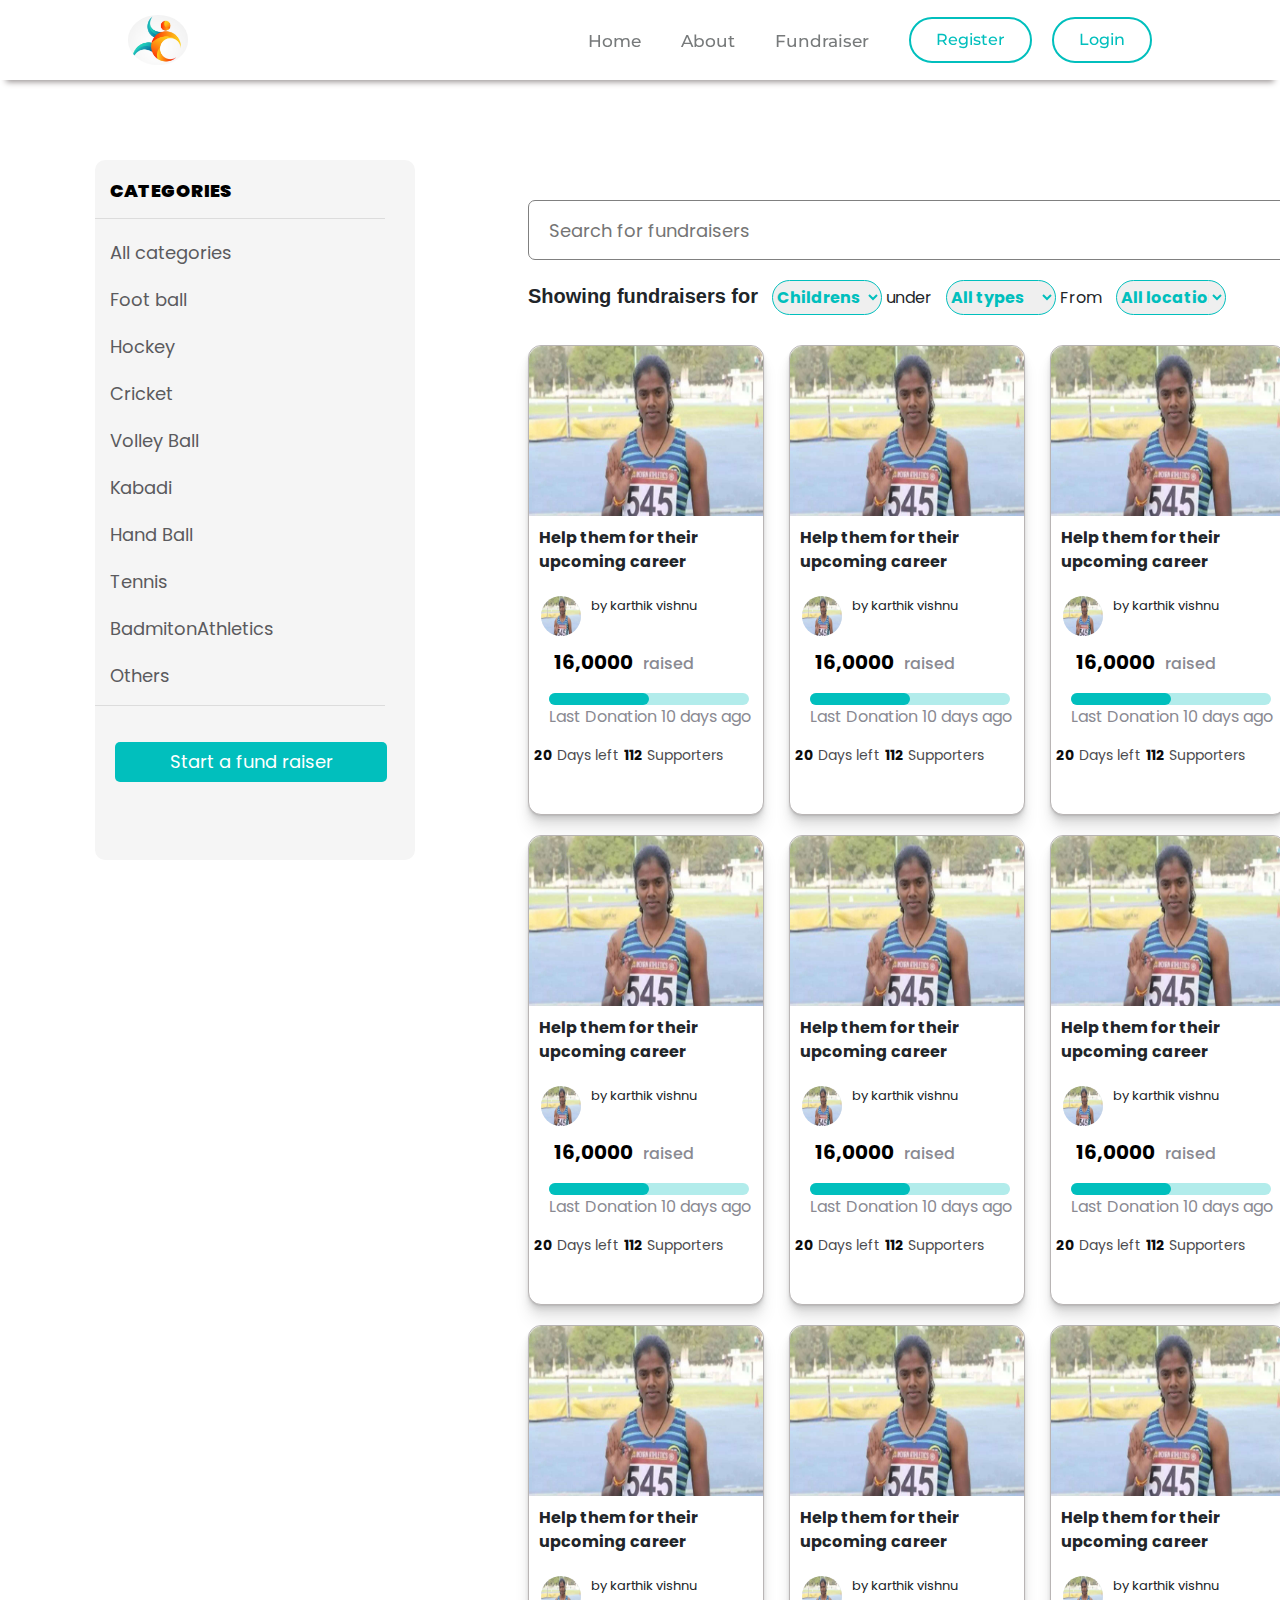
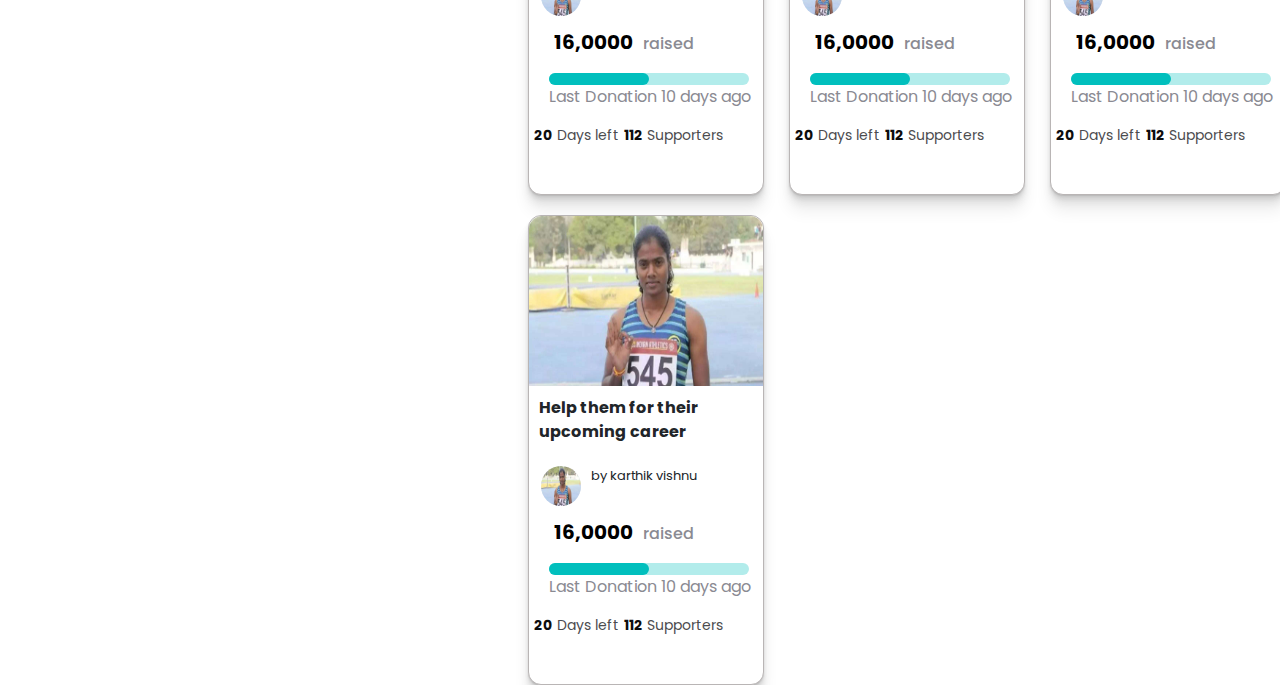
<file: pages/fundraiser/browse_rundraisers.html>
<!DOCTYPE html>

<head>
    <meta charset="utf-8">
    <meta http-equiv="X-UA-Compatible" content="IE=edge">
    <title>Browse fundraiser</title>
    <meta name="description" content="">
    <meta name="viewport" content="width=device-width, initial-scale=1">
    <link rel="stylesheet" href="https://cdn.jsdelivr.net/npm/bootstrap@4.3.1/dist/css/bootstrap.min.css"
        integrity="sha384-ggOyR0iXCbMQv3Xipma34MD+dH/1fQ784/j6cY/iJTQUOhcWr7x9JvoRxT2MZw1T" crossorigin="anonymous">

    <link rel="stylesheet" href="../../assets/css/index.css">
    <link rel="stylesheet" href="../../assets/css/fundraiser/fundraiser.css">
    <link href="https://fonts.googleapis.com/css?family=Montserrat:500&display=swap" rel="stylesheet">
    <link rel="stylesheet" href="https://cdnjs.cloudflare.com/ajax/libs/font-awesome/4.7.0/css/font-awesome.min.css">


</head>

<body>

    <!------------------------- Header Section---------------------------------------->
    <header>
        <a class="logo" href="/"><img src="../../assets/images/index_images/logo_main.png" alt="logo"></a>
        <nav>
            <ul class="nav__links">
                <li><a href="../../index.html">Home</a></li>
                <li><a href="#">About</a></li>
                <li><a href="#">Fundraiser</a></li>

            </ul>
        </nav>
        <a class="cta" href="#">Register</a>

        <a class="cta" href="#">Login</a>

    </header>

    <!------------------------- Fundraiser Section---------------------------------------->

    <div class="Whole-content">

        <div class="sidebar-categories">
            <h3>categories</h3>
            <hr>
            <p>All categories</p>
            <p>Foot ball</p>
            <p>Hockey</p>
            <p>Cricket</p>
            <p>Volley Ball</p>
            <p>Kabadi</p>
            <p>Hand Ball</p>
            <p>Tennis</p>
            <p>Badmiton</pdiv
            <p>Athletics</p>
            <p>Others</p>
            <hr>
            <button id="btn"> Start a fund raiser </button>
        </div>

        <div class="card-fundraisers">

            <div class="seacrh-funraisers">
                <input type="search" id="searchbar" placeholder="Search for fundraisers">
                <p><i class="fa-solid fa-magnifying-glass"></i></p>
            </div>
            <div class="options-for-fund">
                <p>
                   <span class="showing">Showing fundraisers for</span> 
                    <span><select>
                            <option>Childrens</option>
                        </select></span>
                    under
                    <span><select>
                            <option>All types</option>
                        </select></span>
                    From
                    <span><select>
                            <option>All locations</option>
                        </select></span>
                </p>
            </div>

            <div class="details-fund-raiser"  id="detail_fund_raisers">

               
                 <!-- <div class="card">
                    <div class="image-splayers">
                        <img src="../../assets/images/fundraiser_images/fundraiser_running.jpg" class="player-img">
                    </div>
                    <p class="description">Help them for their upcoming carear</p>
                    <div class="name">
                        <div class="publisher-img">
                            <img src="">
                        </div>
                        <p>by karthik vishnu</p>
                    </div>
                    <p class="fund-rs"><i class="fa-solid fa-indian-rupee-sign"></i> 16,0000 <span>raised</span></p>
                    <div class="range">
                        <div class="range_value"></div>
                    </div>
                    <p class="last-date-of-fund">Last Donation 10 days ago</p>
                    <div class="supports-last-date-of-fund">
                        <p><span>20</span> Days left</p>
                        <p><span>112</span> Supporters</p>
                    </div>
                </div> -->

             

            </div>
        </div>
    </div>


    <script>

let detail_fund_raisers =document.getElementById("detail_fund_raisers")


for(let i=0; i<10; i++){


        // create the main container element
const cardDiv = document.createElement('div');
cardDiv.classList.add('card');

// create the image element
const imageDiv = document.createElement('div');
imageDiv.classList.add('image-splayers');

const image = document.createElement('img');
image.setAttribute('src', '../../assets/images/fundraiser_images/fundraiser_running.jpg');
image.classList.add('player-img');

imageDiv.appendChild(image);

// create the description element
const description = document.createElement('p');
description.textContent = 'Help them for their upcoming career';
description.classList.add('description');

// create the name element
const nameDiv = document.createElement('div');
nameDiv.classList.add('name');

const publisherImgDiv = document.createElement('div');
publisherImgDiv.classList.add('publisher-img');

const publisherImg = document.createElement('img');
publisherImg.setAttribute('src', '../../assets/images/fundraiser_images/fundraiser_running.jpg');

publisherImgDiv.appendChild(publisherImg);

const name = document.createElement('p');
name.textContent = 'by karthik vishnu';

nameDiv.appendChild(publisherImgDiv);
nameDiv.appendChild(name);

// create the fund amount element
const fundRs = document.createElement('p');
fundRs.classList.add('fund-rs');

const fundIcon = document.createElement('i');
fundIcon.classList.add('fa-solid', 'fa-indian-rupee-sign');

fundRs.appendChild(fundIcon);

const fundAmount = document.createElement('span');
fundAmount.innerHTML = '<b style="color:black";>16,0000</b>';
fundAmount.style.fontSize="20px"
fundAmount.style.marginRight="10px"

fundRs.appendChild(fundAmount);

const fundRaised = document.createElement('span');
fundRaised.textContent = 'raised';
fundRs.appendChild(fundRaised);

// create the range element
const rangeDiv = document.createElement('div');
rangeDiv.classList.add('range');

const rangeValue = document.createElement('div');
rangeValue.classList.add('range_value');
rangeDiv.appendChild(rangeValue);

// create the last donation date element
const lastDateOfFund = document.createElement('p');
lastDateOfFund.textContent = 'Last Donation 10 days ago';
lastDateOfFund.classList.add('last-date-of-fund');

// create the supporters and days left element
const supportsLastDateOfFund = document.createElement('div');
supportsLastDateOfFund.classList.add('supports-last-date-of-fund');

const daysLeft = document.createElement('p');
const daysLeftSpan = document.createElement('span');
daysLeftSpan.textContent = '20';
daysLeft.appendChild(daysLeftSpan);
daysLeft.appendChild(document.createTextNode(' Days left'));
supportsLastDateOfFund.appendChild(daysLeft);

const supporters = document.createElement('p');
const supportersSpan = document.createElement('span');
supportersSpan.textContent = '112';
supporters.appendChild(supportersSpan);
supporters.appendChild(document.createTextNode(' Supporters'));
supportsLastDateOfFund.appendChild(supporters);

// add all elements to the main container element
cardDiv.appendChild(imageDiv);
cardDiv.appendChild(description);
cardDiv.appendChild(nameDiv);
cardDiv.appendChild(fundRs);
cardDiv.appendChild(rangeDiv);
cardDiv.appendChild(lastDateOfFund);
cardDiv.appendChild(supportsLastDateOfFund);

// add the main container element to the document body
detail_fund_raisers.append(cardDiv)
}

    </script>


</body>

</html>
</file>
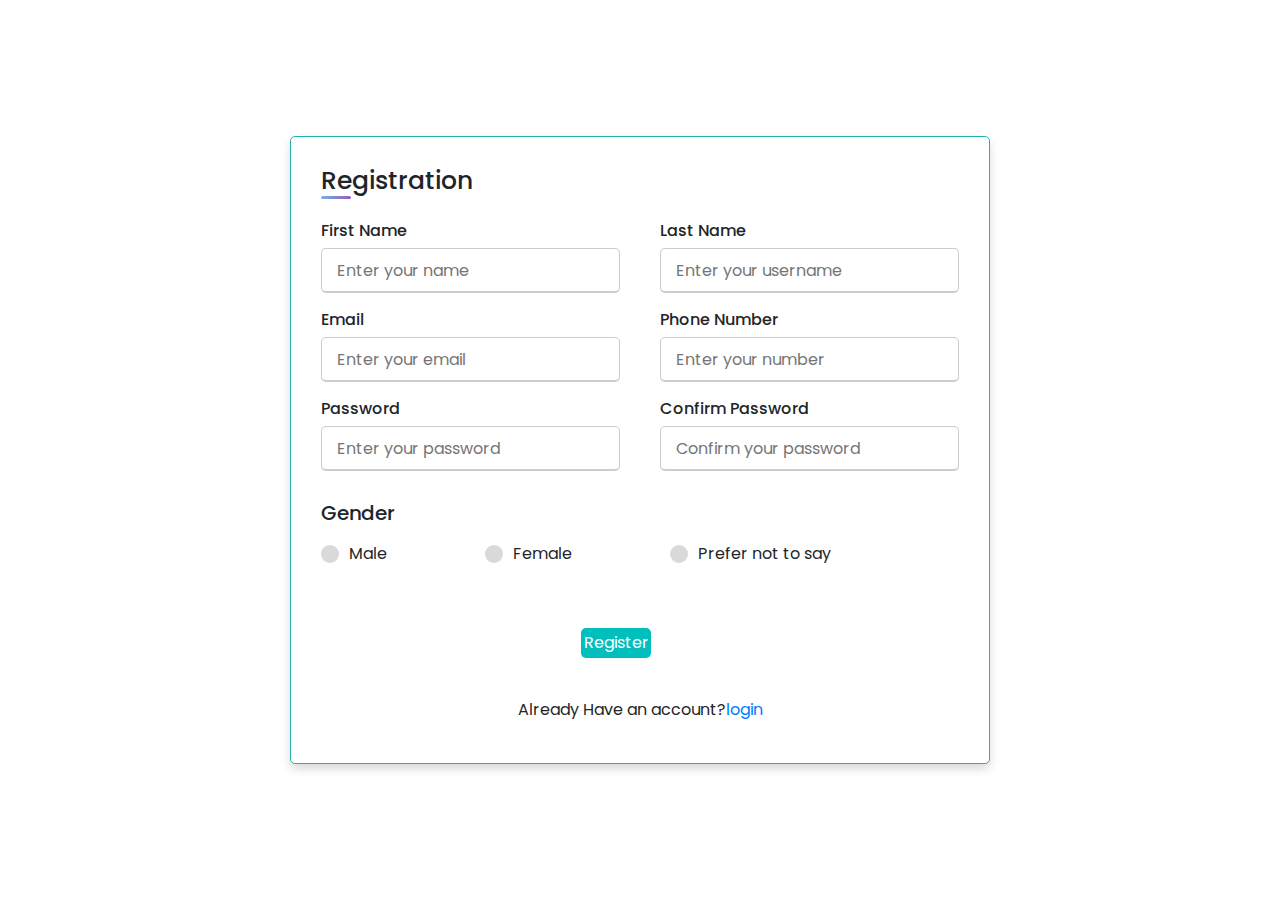
<file: pages/sign up and login/register.html>
<!DOCTYPE html>
<html lang="en" dir="ltr">

<head>
  <meta charset="UTF-8">
  <link rel="stylesheet" href="https://cdn.jsdelivr.net/npm/bootstrap@4.3.1/dist/css/bootstrap.min.css"
  integrity="sha384-ggOyR0iXCbMQv3Xipma34MD+dH/1fQ784/j6cY/iJTQUOhcWr7x9JvoRxT2MZw1T" crossorigin="anonymous">
  <link rel="stylesheet" href="../../assets/css/sign up and login/register.css">
  <meta name="viewport" content="width=device-width, initial-scale=1.0">
</head>

<body>
  <div class="container">
    
    <div class="title">Registration</div>


    <div class="content">

      <form id="form">


        <div class="user-details">
          <div class="input-box">
            <span class="details">First Name</span>
            <input type="text" id="first_name" placeholder="Enter your name" pattern="[A-Za-z]{0,32}" required>
          </div>


          <div class="input-box">
            <span class="details">Last Name</span>
            <input type="text" id="last_name" placeholder="Enter your username" pattern="[A-Za-z]{0,32}" required>
          </div>


          <div class="input-box">
            <span class="details">Email</span>
            <input type="text" id="email" placeholder="Enter your email" title="Please input a valid email"
              pattern="^[a-z0-9._%+-]+@[a-z0-9.-]+\.[a-z]{2,4}$" required>
          </div>


          <div class="input-box">
            <span class="details">Phone Number</span>
            <input type="text" id="phone_number" placeholder="Enter your number"
              title="please enter a valid phone number" required>
          </div>


          <div class="input-box">
            <span class="details">Password</span>
            <input type="text" id="password" placeholder="Enter your password" title="Uppercase letters: A-Z.
            Lowercase letters: a-z.
            Numbers: 0-9.
            Symbols: ~`!@#$%^&*()_-+={[}]|\:;" pattern="[a-z0-9._%+-]+@[a-z0-9.-]+\.[a-z]{2, 3}$" required>
          </div>


          <div class="input-box">
            <span class="details">Confirm Password</span>
            <input type="text" id="confirm_password" placeholder="Confirm your password"
              title="please correct the match password" pattern="[a-z0-9._%+-]+@[a-z0-9.-]+\.[a-z]{2, 3}$" required>
          </div>


        </div>
        <div class="gender-details">
          <input type="radio" name="gender" id="dot-1">
          <input type="radio" name="gender" id="dot-2">
          <input type="radio" name="gender" id="dot-3">
          <span class="gender-title">Gender</span>
          <div class="category">
            <label for="dot-1">
              <span class="dot one"></span>
              <span class="gender">Male</span>
            </label>
            <label for="dot-2">
              <span class="dot two"></span>
              <span class="gender">Female</span>
            </label>
            <label for="dot-3">
              <span class="dot three"></span>
              <span class="gender">Prefer not to say</span>
            </label>
          </div>
        </div>
        <div class="button">
          <button type="submit" id="btn_register">Register</button>
        </div>
        <p class="text-center">Already Have an account?<a href="login.html">login</a> </p>
      </form>
    </div>
  </div>



  <script>

    const form = document.getElementById("form");

    form.addEventListener("submit", e => {

      e.preventDefault();

      register()

    })


    function register() {

      // getting values from user

      const first_name = document.getElementById("first_name").value
      const last_name = document.getElementById("last_name").value
      const email = document.getElementById("email").value
      const phone_number = document.getElementById("phone_number").value
      const password = document.getElementById("password").value
      const confirm_password = document.getElementById("confirm_password").value



      //  initiating arr and objects

      let user;
      let res;


      user = JSON.parse(localStorage.getItem("array")) ?? [];


      if (password == confirm_password) {

        if (user == "") {

          let user_data = {
            "first_name": first_name,
            "last_name": last_name,
            "email": email,
            "password": password
          }


          user.push(user_data);

          localStorage.setItem("array", JSON.stringify(user));

          window.location.href = "login.html";


        }

        else {
          let check = JSON.parse(localStorage.getItem("array"))

          check.find(e => {
            if (e["email"] == email) {
              return res = 1
            }
          })


          if (res == 1) {
            alert("email already taken")
          }
          
          else {
            let user_data = {
              "first_name": first_name,
              "last_name": last_name,
              "email": email,
              "password": password
            }

            user.push(user_data)

            localStorage.setItem("array", JSON.stringify(user))
            window.location.href = "login.html"
          }
        }
      }

      else {
        alert("password is not matched")
      }

    }





  </script>

</body>

</html>
</file>
<file: assets/css/index.css>
@import url('https://fonts.googleapis.com/css?family=Muli&display=swap');
@import url('https://fonts.googleapis.com/css?family=Quicksand&display=swap');


* {
  box-sizing: border-box;
  margin: 0;
  padding: 0;
}

body {

  font-family: var(--primary-font-family);

}

:root {
  --primary-color: #01bfbd;
  --primary-hover-color: #039b9a;
  --green-color: #039695;
  --primary-color-rgb: 1, 191, 189;
  --primary-font-family: "Source Sans Pro", sans-serif;
  --rboto-font-family: "Roboto", sans-serif;
  --payment-sip-color: #039695;
}

header {
  display: flex;
  justify-content: flex-end;
  align-items: center;
  padding: 40px 10%;
  background-color: #fff;
  height: 65px;
  box-shadow: 0 8px 6px -6px rgb(155, 148, 148);

}

.logo {
  margin-right: auto;
}

header a #span_logo_text {
  text-decoration: none;
  font-size: 30px;
  color: red;

}

header a img {
  width: 60px;
  border-radius: 50%;
  border: none;
  background-color: white;

}

header .cta{
  text-decoration: none;
}

.nav__links {
  list-style: none;
  display: flex;

}

.nav__links a,
.cta,
.overlay__content a {
  font-family: "Montserrat", sans-serif;
  font-weight: 500;
  text-decoration: none;
}

.nav__links li {
  padding: 0px 20px;
  margin-top: 20px;

}

.nav__links li a {
  transition: all 0.3s ease 0s;
  color: #777a7b;
  font-size: 17px;

}

.nav__links li a:hover {
  color: var(--primary-color);

}

.cta {
  margin-left: 20px;
  padding: 9px 25px;
  background-color: #fff;
  color: var(--primary-color);
  border-color: rgba(0, 136, 169, 1);
  border: 2px solid var(--primary-color);
  border-radius: 50px;
  cursor: pointer;
  transition: all 0.3s ease 0s;
}

.cta:hover {
  background-color: rgba(235, 238, 240, 0.8);
  color: #2be8e8;
}

/* Mobile Nav */

/* .menu {
    display: none;
  } */

/* .overlay {
    height: 100%;
    width: 0;
    position: fixed;
    z-index: 1;
    left: 0;
    top: 0;
    background-color: #24252a;
    overflow-x: hidden;
    transition: all 0.5s ease 0s;
  } */

/* .overlay--active {
    width: 100%;
  } */

/* .overlay__content {
    display: flex;
    height: 100%;
    flex-direction: column;
    align-items: center;
    justify-content: center;
  }
  
  .overlay a {
    padding: 15px;
    font-size: 36px;
    display: block;
    transition: all 0.3s ease 0s;
  }
  
  .overlay a:hover,
  .overlay a:focus {
    color: #0088a9;
  }
  .overlay .close {
    position: absolute;
    top: 20px;
    right: 45px;
    font-size: 60px;
    color: #edf0f1;
    cursor: pointer;
  } */


/* <!------------------------- Intro banner section Section----------------------------------------> */



.title {
  position: absolute;
  width: 420px;
  margin-left: 100px;
  margin-top: 80px;
  font-size: 140px;
  color: transparent;
  background-image: linear-gradient(white, white);
  background-repeat: no-repeat;
  -webkit-background-clip: text;
  background-position: -800px;
  animation: backcolor 7s both  1 ;
}

@keyframes backcolor {
  100% {
      background-position: 0;
  }

}

.main_banner_content {
  background-color: #28b0b0;
  background-attachment: fixed;
  height: 689px;
  border: 2px solid rgb(228, 223, 223);
  margin-top: 5px;
}

.main_banner_content .heading_left {
  margin-left: 830px;
  margin-top: 150px;
  display: flex;
  flex-direction: column;
  gap: 40px;
  width: 500px;
}

.main_banner_content .heading_left .heading {
  color: #fff;
  font-size: 23px;
  font-family: var(--rboto-font-family);
}

.main_banner_content .heading_left .sub_heading {
  color: #fff;
  width: 400px;
  font-size: 23px;
  font-family: var(--rboto-font-family);
}

.main_banner_content .heading_left .border_color {
  border: 2px solid #FEC003;
  margin-top: 5px;
}

.main_banner_content .heading_left .funding_news {
  color: #fff;
  font-family: var(--rboto-font-family);
  display: flex;
  justify-content: space-around;
  align-items: center;
  gap: 5px;
}

.funding_news img {
  width: 130px;
  height: 130px;
  border-radius: 10px;
  border: 1px solid white;
}

.main_banner_content .heading_left .funding_news h1 {
  font-size: 14px;
  width: 300px;
}



/* //------------------------- About sports funding ----------------------------------------> */




.sports_funding_intro {
  /* border: 1px solid rgb(23, 0, 128); */
  margin-left: 230px;
  background-color: #F5F5F5;
 border: 1px solid rgb(219, 211, 211);
  margin-top: 100px;
  width: 1000px;
  border-radius: 5px;

}

#start_funding{
  box-shadow: 0 8px 6px -6px rgb(155, 148, 148);

}

.sports_funding_intro .mb-0 {
  margin-left: 100px;
  padding: 10px;
  color: rgb(30, 30, 31);
  font-size: 50px;
}

.sports_funding_intro .border_color_block {
  border: 2px solid #bd23b3;
  margin: 15px;
  margin-left: 430px;
  text-align: center;
  width: 150px;

}

.sports_funding_intro .mb-1 {
  color: #999;
  padding: 10px;

}

/* <!-------------------------About brief----------------------------------------> */

.half-half-image-text {
  display: flex;
  flex-direction: column;
  align-items: center;
  justify-content: center;
  margin-top: 50px;
  background-color: #F5F5F5;

}

.specific_1 {
  width: 1200px;
  display: flex;
  justify-content: space-around;
  padding: 10px;
  margin: 30px;
}

.specific_1_about {
  display: flex;
  justify-content: space-around;
  flex-direction: column;
  width: 560px;
}

.specific_1_about h6 {
  position: relative;
  bottom: 50px;
  color: #999;
}

.specific_1_img img {
  width: 400px;
  height: 400px;
}

/* <!------------------------- questions----------------------------------------> */

#fund_questions_div{
  background-color: #fff;
  border: none;
}
#fund_questions{
   margin-left: 220px;
}
/* <!-------------------------explain questions----------------------------------------> */


.explain_boxes_div_main{
  margin-top: 100px;
}
.explain_boxes_div{
  display: flex;
  justify-content: space-around;
  padding: 30px;
  background-color: #F5F5F5;
}
.explain_box{
 width: 230px;
 background-color: #F5F5F5;
 padding: 13px;
 height: 250px;
 display: flex;
 flex-direction: column;
 align-items: center;
 gap: 20px;
 box-shadow: 0 2px 11px 1px #e0dde0;
 border-radius: 10px;
 border: 1px solid rgb(21, 21, 21);

}

.explain_box:hover{
  cursor: pointer;
  background-color: #fff;
  transform: scaleY(1.05);
  transition: 0.3s;
}
.explain_box_img{
  width: 150px;
  background-color: var(--green-color);
  border-radius: 5px;
  border: 1px solid rgb(21, 21, 21);
}

.border_color_explain_box{
  border: 2px solid #FEC003;
  margin-top: 5px;
  width: 40px;
  margin-left: 2px;
}
#explain_spans{
   font-size: 20px;
   font-family: var(--rboto-font-family);
   font-weight: bold;
}

/* <!-------------------------why athelets need money----------------------------------------> */

.why_athelets_need_main_div{
  background-color: #FFFBED;
  margin-bottom: 30px;
  padding: 80px;
}
#athlets_need{
  margin-right: 230px;
  background-color: #fff;
  border: none;
  background-color: #FFFBED;
}
#fund_questions{
  font-size: 40px;
  margin-right: 200px;

}
#fund_questions_border{
  margin-left: 350px;
}

.row[why_athelets_need_main_div_explains]{
  background-color: #FFFBED;
  flex-wrap: wrap;
  padding: 40px;

}

.first_font{
  margin-left: 300px;
  margin-bottom:20px ;
}
.text-heading{
  color: #444;
  font-size: 17px;
  font-weight: bold;
  text-transform: capitalize;
  margin-left: 130px;
  width: 60%;
}

.text-desc{
  font-size: 14px;
  line-height: 20px;
  text-align: center;
  color: rgba(0,0,0,.5);
  margin: 10px auto;
  width: 70%;
}
/* <!------------------------- footer ----------------------------------------> */


.footer{
  background-color: #2b5958 ;
  padding: 50px;
}
.row[last]{
  display: flex;
  -ms-flex-wrap: wrap;
  flex-wrap: wrap;
  margin-right: -15px;
  margin-left: -15px;
  color: #FFFBED;
}


.row[last] img{
  border-radius: 50%;
  width: 60px;
  margin-bottom: 20px;
}

.share-icons{
  border-top: 2px solid #2b5958;
 font-size: 30px;
 color: #fff;
}

.special_icons{
  color:white ;
  margin: 20px auto;
}

span[last]{
  font-size: 14px;
  color: #77cac8;
}

.reach-out{
  margin-bottom: 30px;
}
.last_para{
  text-align: center;
  color: #fff;
  padding: 15px;
  -ms-flex-pack: center;
  justify-content: center;
  font-size: 14px;
  line-height: 20px;
  border-top: 2px solid #3a9391;
}
</file>
<file: assets/css/fundraiser/fundraiser.css>
@import url('https://fonts.googleapis.com/css2?family=Poppins&display=swap');

body{
    font-family: 'Poppins', sans-serif;
}

:root {
    --primary-color: #01bfbd;
    --primary-hover-color: #039b9a;
    --green-color: #039695;
    --primary-color-rgb: 1, 191, 189;
    --primary-font-family: "Source Sans Pro", sans-serif;
    --rboto-font-family: "Roboto", sans-serif;
    --payment-sip-color: #039695;
  }
  

header{
    /* border: 2px solid black; */
    position: fixed;
    top: 0px;
    height: 75px;
    width:100%;
    z-index: 999;
}
.Whole-content{
    height: 700px;
    /* border: 2px solid black; */
    margin-top: 200px;
    width:85%;
    margin-left: 10%;
    display: flex;
    justify-content: space-between;
}
.sidebar-categories{
    height: 700px;
    width:25%;
    /* border: 2px solid black; */
    background-color: #f5f5f5;
    border-radius: 10px;
    position: fixed;
    bottom: 40px;
    left: 95px;

}
.card-fundraisers{

    height: 700px;
    position: relative;
    left: 400px;
    /* border: 2px solid black; */
    width:70%;
}
.sidebar-categories p,h3{
    margin-left: 15px;
    margin-top:20px;
    font-size: 18px;
    color:#5b5b5e;
}
.sidebar-categories h3{
    color:black;
    font-weight:900;
    text-transform: uppercase;
}
.sidebar-categories p:hover{
    
    color:#01bfbd;
    font-weight: bold;
    cursor: pointer;
}
.sidebar-categories p:active{
    color: #bfaf01;
}
#btn{
    margin: 20px;
    width:85%;
    height: 40px;
    background-color: #01bfbd;
    color:white;
   border: none;
    border-radius: 5px;
font-size: 18px;
    
}
hr{
    width: 290px;
}
.seacrh-funraisers{
    height: 80px;
    /* border: 2px solid black; */
}
#searchbar{
    height: 60px;
    border: 1px solid grey;
    width: 100%;
    text-indent: 20px;
    font-size:18px;
    color: #8a8a92;
    border-radius: 7px;
}

.showing{
    font-weight: bold;
    font-size: 20px;
    font-family: var(--rboto-font-family);
}
.fa-magnifying-glass{

    position: relative;
    bottom:60px;
    left:810px;
    font-size: 20px;
   color: #8a8a92;
    
}
select{
    height: 35px;
    width: 110px;
    border-radius: 20px;
    margin-left: 10px;
    color:#01bfbd;
    font-weight: bolder;
    border:1px solid #01bfbd;
}
.details-fund-raiser{
    margin-top: 30px;
    display: flex;
    flex-wrap: wrap;
 justify-content:flex-start;
 column-gap: 25px;
 row-gap: 20px;
 margin-bottom: 100px;
}
.card{
    height:470px;
    width:31%;
    border: 1px solid rgb(185, 181, 181);
  border-radius: 13px;
  box-shadow: rgba(0, 0, 0, 0.07) 0px 1px 1px, rgba(123, 123, 123, 0.07) 0px 2px 2px, rgba(0, 0, 0, 0.07) 0px 4px 4px, rgba(0, 0, 0, 0.07) 0px 8px 8px, rgba(0, 0, 0, 0.07) 0px 16px 16px;
}

.card:hover{
    box-shadow:rgba(225, 31, 31, 0.07) 0px 1px 1px;
    cursor: pointer;
}
.image-splayers img{
    height:170px;
    width: 100%;
    border-radius:  13px  13px 0px 0px;
}
.name {
    /* border: 2px solid black; */
    height: 40px;
 width: 90%;
 margin: 5%;
 display: flex;
}
.publisher-img{
    height: 40px;
    width:40px;
    border-radius: 50%;
    
    background-color: #e9e9f6;
}
.publisher-img img{
    height: 40px;
    width:40px;
    border-radius: 50%;
}
.name p{
    font-size: 13px;
    margin-left: 10px;
}
.description{
    font-weight: bolder;
    margin-left: 15px;
    margin: 10px;
}
.fund-rs{
    margin-left: 20px;
    font-weight: bolder;
}
.fund-rs span{
    color:#8a8a92;
    font-weight: 500;
}
i{
    margin-right: 5px;
}
.range{
    height: 12px;
     background-color: rgba(1,191,189,.3);
    border: none;
    width:200px;
    margin-left: 20px;
    border-radius: 1rem;
}
.range_value{
    position: relative;
    right: 20px;
    height: 12px;
    background-color:var(--primary-color);
   border: none;
   width:100px;
   margin-left: 20px;
   border-radius: 1rem;
   margin-bottom: 5px;
}
.last-date-of-fund{
    color:#8a8a92;
    margin-left: 20px;
}
.supports-last-date-of-fund{

    height: 40px;
    margin-right: 35px;
      /* border: 2px solid black; */
      display: flex;
      justify-content: space-evenly;

}
.supports-last-date-of-fund p{

    color: #4c4c4f;
    font-size: 14px;
}
.supports-last-date-of-fund span{
    color:#0d0d0e;
    font-weight: bolder; 
}
</file>
<file: assets/css/sign up and login/register.css>
@import url('https://fonts.googleapis.com/css2?family=Poppins:wght@200;300;400;500;600;700&display=swap');
*{
  margin: 0;
  padding: 0;
  box-sizing: border-box;
  font-family: 'Poppins',sans-serif;
}
body{
  height: 100vh;
  display: flex;
  justify-content: center;
  align-items: center;
  padding: 10px;
  background:white;
}
.container{
  max-width: 700px;
  width: 100%;
  background-color: #fff;
  padding: 25px 30px;
  border-radius: 5px;
  box-shadow: 0 5px 10px rgba(0,0,0,0.15);
  border: 1px solid #28b0b0;
  ;
}
.container .title{
  font-size: 25px;
  font-weight: 500;
  position: relative;
}
.container .title::before{
  content: "";
  position: absolute;
  left: 0;
  bottom: 0;
  height: 3px;
  width: 30px;
  border-radius: 5px;
  background: linear-gradient(135deg, #71b7e6, #9b59b6);
}
.content form .user-details{
  display: flex;
  flex-wrap: wrap;
  justify-content: space-between;
  margin: 20px 0 12px 0;
}
form .user-details .input-box{
  margin-bottom: 15px;
  width: calc(100% / 2 - 20px);
}
form .input-box span.details{
  display: block;
  font-weight: 500;
  margin-bottom: 5px;
}
.user-details .input-box input{
  height: 45px;
  width: 100%;
  outline: none;
  font-size: 16px;
  border-radius: 5px;
  padding-left: 15px;
  border: 1px solid #ccc;
  border-bottom-width: 2px;
  transition: all 0.3s ease;
}
.user-details .input-box input:focus,
.user-details .input-box input:valid{
  border-color: #9b59b6;
}
 form .gender-details .gender-title{
  font-size: 20px;
  font-weight: 500;
 }
 form .category{
   display: flex;
   width: 80%;
   margin: 14px 0 ;
   justify-content: space-between;
 }
 form .category label{
   display: flex;
   align-items: center;
   cursor: pointer;
 }
 form .category label .dot{
  height: 18px;
  width: 18px;
  border-radius: 50%;
  margin-right: 10px;
  background: #d9d9d9;
  border: 5px solid transparent;
  transition: all 0.3s ease;
}
 #dot-1:checked ~ .category label .one,
 #dot-2:checked ~ .category label .two,
 #dot-3:checked ~ .category label .three{
   background: #9b59b6;
   border-color: #d9d9d9;
 }
 form input[type="radio"]{
   display: none;
 }
 form .button #btn_register{
   height: 30px;
   width: 70px;
   margin: 40px 0;
   color: #fff;
   background: #01bfbd;
   border: none;
   border-radius: 5px;
   margin-left: 260px;
 }
 form .button input{
   height: 100%;
   width: 100%;
   border-radius: 5px;
   border: none;
   color: #fff;
   font-size: 18px;
   font-weight: 500;
   letter-spacing: 1px;
   cursor: pointer;
   transition: all 0.3s ease;
   background: linear-gradient(135deg, #71b7e6, #9b59b6);
 }
 form .button input:hover{
  background-color: #28b0b0;
  }
 @media(max-width: 584px){
 .container{
  max-width: 100%;
}
form .user-details .input-box{
    margin-bottom: 15px;
    width: 100%;
  }
  form .category{
    width: 100%;
  }
  .content form .user-details{
    max-height: 300px;
    overflow-y: scroll;
  }
  .user-details::-webkit-scrollbar{
    width: 5px;
  }
  }
  @media(max-width: 459px){
  .container .content .category{
    flex-direction: column;
  }
}
</file>
